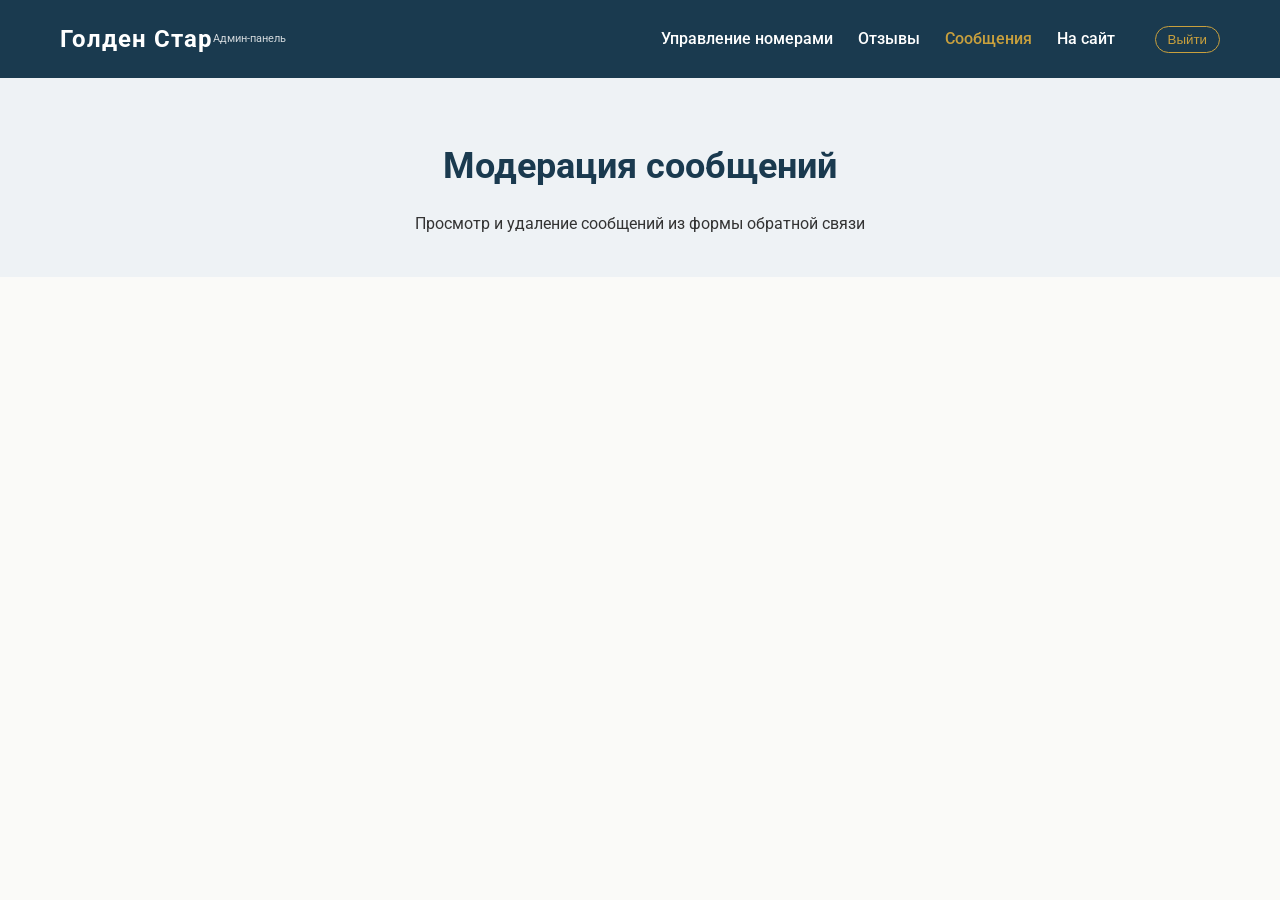
<file: admin-messages.html>
<!DOCTYPE html>
<html lang="ru">
<head>
    <meta charset="UTF-8">
    <meta name="viewport" content="width=device-width, initial-scale=1.0">
    <title>Модерация сообщений - Админ-панель</title>
    <link rel="stylesheet" href="style.css">
    <link href="https://fonts.googleapis.com/css2?family=Roboto:wght@300;400;500;700&display=swap" rel="stylesheet">
</head>
<body>
    <header class="header">
        <div class="container">
            <div class="header-inner">
                <div class="logo"><h1>Голден Стар</h1><p>Админ-панель</p></div>
                <nav class="nav">
                    <a href="admin.html" class="nav-link">Управление номерами</a>
                    <a href="admin-reviews.html" class="nav-link">Отзывы</a>
                    <a href="admin-messages.html" class="nav-link active">Сообщения</a>
                    <a href="index.html" class="nav-link">На сайт</a>
                    <div class="user-info-container" style="display: flex; align-items: center; gap: 15px;">
                        <span class="user-name" id="adminName"></span>
                        <button onclick="logout()" class="logout-btn">Выйти</button>
                    </div>
                </nav>
                <div class="mobile-menu-btn">☰</div>
            </div>
        </div>
    </header>

    <main>
        <section class="page-header">
            <div class="container"><h2>Модерация сообщений</h2><p>Просмотр и удаление сообщений из формы обратной связи</p></div>
        </section>

        <section class="messages-moderation">
            <div class="container">
                <div id="messagesList" class="messages-list"></div>
            </div>
        </section>
    </main>

    <script src="script.js"></script>
</body>
</html>
</file>
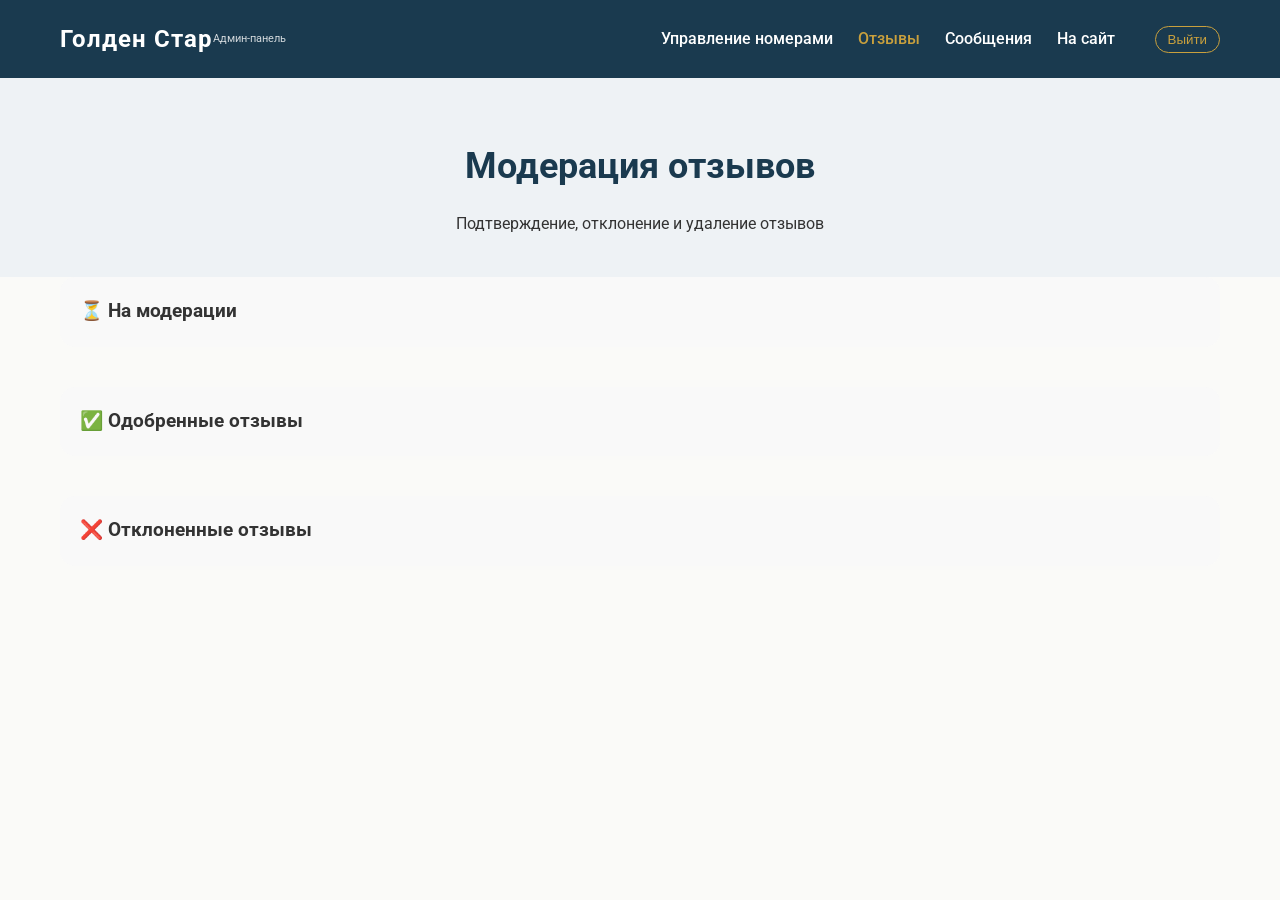
<file: admin-reviews.html>
<!DOCTYPE html>
<html lang="ru">
<head>
    <meta charset="UTF-8">
    <meta name="viewport" content="width=device-width, initial-scale=1.0">
    <title>Модерация отзывов - Админ-панель</title>
    <link rel="stylesheet" href="style.css">
    <link href="https://fonts.googleapis.com/css2?family=Roboto:wght@300;400;500;700&display=swap" rel="stylesheet">
</head>
<body>
    <header class="header">
        <div class="container">
            <div class="header-inner">
                <div class="logo"><h1>Голден Стар</h1><p>Админ-панель</p></div>
                <nav class="nav">
                    <a href="admin.html" class="nav-link">Управление номерами</a>
                    <a href="admin-reviews.html" class="nav-link active">Отзывы</a>
                    <a href="admin-messages.html" class="nav-link">Сообщения</a>
                    <a href="index.html" class="nav-link">На сайт</a>
                    <div class="user-info-container" style="display: flex; align-items: center; gap: 15px;">
                        <span class="user-name" id="adminName"></span>
                        <button onclick="logout()" class="logout-btn">Выйти</button>
                    </div>
                </nav>
                <div class="mobile-menu-btn">☰</div>
            </div>
        </div>
    </header>

    <main>
        <section class="page-header">
            <div class="container"><h2>Модерация отзывов</h2><p>Подтверждение, отклонение и удаление отзывов</p></div>
        </section>

        <section class="reviews-moderation">
            <div class="container">
                <div id="pendingReviews" class="reviews-moderation-section">
                    <h3>⏳ На модерации</h3>
                    <div id="pendingList"></div>
                </div>
                <div id="approvedReviews" class="reviews-moderation-section">
                    <h3>✅ Одобренные отзывы</h3>
                    <div id="approvedList"></div>
                </div>
                <div id="rejectedReviews" class="reviews-moderation-section">
                    <h3>❌ Отклоненные отзывы</h3>
                    <div id="rejectedList"></div>
                </div>
            </div>
        </section>
    </main>

    <script src="script.js"></script>
</body>
</html>
</file>
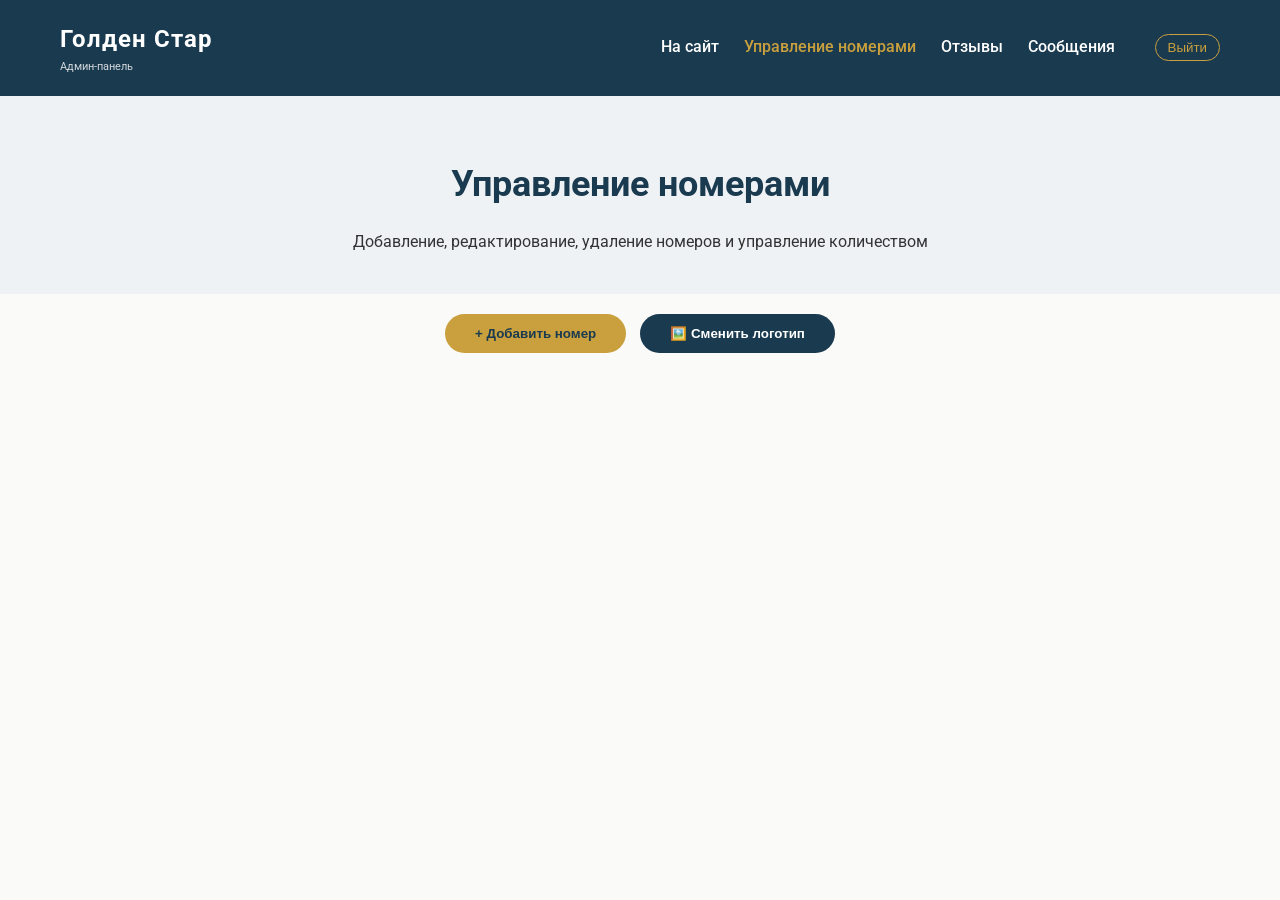
<file: admin.html>
<!DOCTYPE html>
<html lang="ru">
<head>
    <meta charset="UTF-8">
    <meta name="viewport" content="width=device-width, initial-scale=1.0">
    <title>Админ-панель - Голден Стар</title>
    <link rel="stylesheet" href="style.css">
    <link href="https://fonts.googleapis.com/css2?family=Roboto:wght@300;400;500;700&display=swap" rel="stylesheet">
</head>
<body>
    <header class="header">
    <div class="container">
        <div class="header-inner">
            <div class="logo" id="logoContainer">
                <div id="logoDisplay">
                    <h1>Голден Стар</h1>
                    <p>Админ-панель</p>
                </div>
            </div>
            <nav class="nav">
                <a href="index.html" class="nav-link">На сайт</a>
                <a href="admin.html" class="nav-link active">Управление номерами</a>
                <a href="admin-reviews.html" class="nav-link">Отзывы</a>
                <a href="admin-messages.html" class="nav-link">Сообщения</a>
                <div class="user-info-container" style="display: flex; align-items: center; gap: 15px;">
                    <span class="user-name" id="adminName"></span>
                    <button onclick="logout()" class="logout-btn">Выйти</button>
                </div>
            </nav>
            <div class="mobile-menu-btn">☰</div>
        </div>
    </div>
</header>

    <main>
        <section class="page-header">
            <div class="container"><h2>Управление номерами</h2><p>Добавление, редактирование, удаление номеров и управление количеством</p></div>
        </section>

        <section class="admin-controls">
            <div class="container">
                <button class="btn btn-primary" onclick="openAddRoomModal()">+ Добавить номер</button>
            </div>
        </section>

        <section class="rooms-list">
            <div class="container">
                <div class="rooms-grid" id="adminRoomsGrid"></div>
            </div>
        </section>
    </main>

    <!-- Модалка добавления/редактирования номера -->
    <div id="roomEditModal" class="auth-modal">
        <div class="auth-container" style="max-width: 600px;">
            <span class="auth-close" onclick="closeRoomEditModal()">&times;</span>
            <h2 id="roomEditTitle" style="color:#1a3a4f; margin-bottom:20px">Добавить номер</h2>
            <form id="roomEditForm">
                <input type="hidden" id="editRoomId">
                <input type="text" id="editRoomName" placeholder="Название номера" required style="width:100%; padding:10px; margin-bottom:10px">
                <input type="text" id="editRoomArea" placeholder="Площадь (например, 21 м²)" required style="width:100%; padding:10px; margin-bottom:10px">
                <input type="text" id="editRoomBeds" placeholder="Кровати (например, Двуспальная кровать)" required style="width:100%; padding:10px; margin-bottom:10px">
                <input type="number" id="editRoomCount" placeholder="Количество номеров данной категории" required style="width:100%; padding:10px; margin-bottom:10px">
                <input type="number" id="editRoomPrice" placeholder="Цена за ночь (₽)" required style="width:100%; padding:10px; margin-bottom:10px">
                <textarea id="editRoomDescription" placeholder="Описание номера" rows="3" style="width:100%; padding:10px; margin-bottom:10px"></textarea>
                <input type="text" id="editRoomAmenities" placeholder="Удобства (через запятую)" required style="width:100%; padding:10px; margin-bottom:10px">
                <input type="text" id="editRoomImages" placeholder="Ссылки на изображения (через запятую)" required style="width:100%; padding:10px; margin-bottom:10px">
                <button type="submit" class="btn btn-primary" style="width:100%">Сохранить</button>
            </form>
        </div>
    </div>

    <script src="script.js"></script>
</body>
</html>
</file>
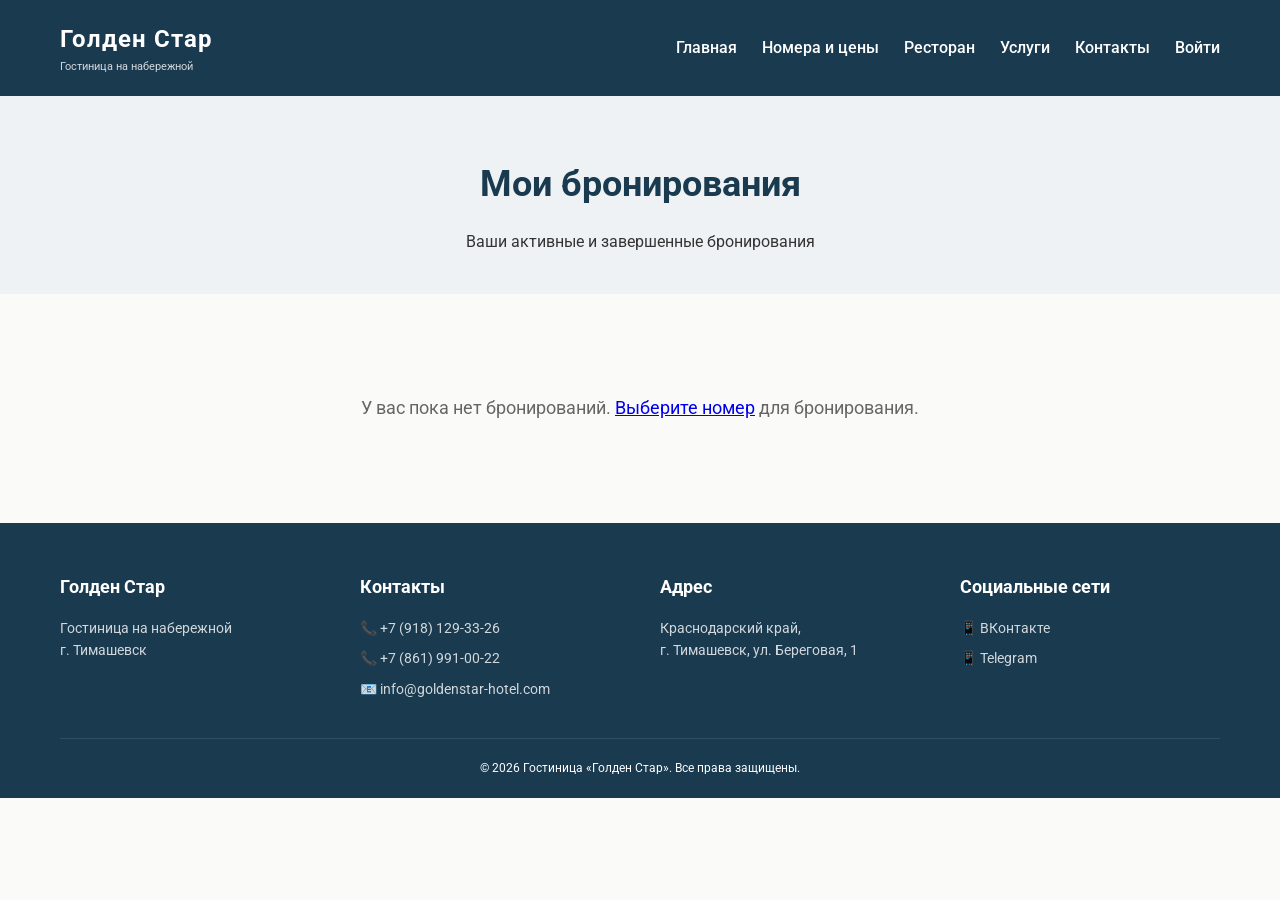
<file: booking.html>
<!DOCTYPE html>
<html lang="ru">
<head>
    <meta charset="UTF-8">
    <meta name="viewport" content="width=device-width, initial-scale=1.0">
    <title>Мои бронирования - Голден Стар</title>
    <link rel="stylesheet" href="style.css">
    <link href="https://fonts.googleapis.com/css2?family=Roboto:wght@300;400;500;700&display=swap" rel="stylesheet">
</head>
<body>
    <header class="header">
    <div class="container">
        <div class="header-inner">
            <div class="logo" id="logoContainer">
                <div id="logoDisplay">
                    <h1>Голден Стар</h1>
                    <p>Гостиница на набережной</p>
                </div>
            </div>
            <nav class="nav">
                <a href="index.html" class="nav-link">Главная</a>
                <a href="rooms.html" class="nav-link">Номера и цены</a>
                <a href="restaurant.html" class="nav-link">Ресторан</a>
                <a href="services.html" class="nav-link">Услуги</a>
                <a href="contacts.html" class="nav-link">Контакты</a>
                <div class="auth-link-container">
                    <a href="javascript:void(0)" onclick="openAuthModal()" class="nav-link">Войти</a>
                </div>
                <div class="user-info-container" style="display: none; align-items: center; gap: 15px;">
                    <a href="javascript:void(0)" onclick="openProfile()" class="user-name-link">
                        <span class="user-name"></span>
                    </a>
                    <button onclick="logout()" class="logout-btn">Выйти</button>
                </div>
            </nav>
            <div class="mobile-menu-btn">☰</div>
        </div>
    </div>
</header>

    <main>
        <section class="page-header">
            <div class="container">
                <h2>Мои бронирования</h2>
                <p>Ваши активные и завершенные бронирования</p>
            </div>
        </section>

        <section class="booking-list">
            <div class="container">
                <div id="bookingsContainer" class="bookings-list"></div>
            </div>
        </section>
    </main>

    <footer class="footer">
        <div class="container">
            <div class="footer-inner">
                <div class="footer-col"><h4>Голден Стар</h4><p>Гостиница на набережной<br>г. Тимашевск</p></div>
                <div class="footer-col"><h4>Контакты</h4><p>📞 +7 (918) 129-33-26</p><p>📞 +7 (861) 991-00-22</p><p>📧 info@goldenstar-hotel.com</p></div>
                <div class="footer-col"><h4>Адрес</h4><p>Краснодарский край,<br>г. Тимашевск, ул. Береговая, 1</p></div>
                <div class="footer-col"><h4>Социальные сети</h4><p>📱 ВКонтакте</p><p>📱 Telegram</p></div>
            </div>
            <div class="footer-bottom"><p>&copy; 2026 Гостиница «Голден Стар». Все права защищены.</p></div>
        </div>
    </footer>

    <div id="authModal" class="auth-modal">
        <div class="auth-container"><span class="auth-close" onclick="closeAuthModal()">&times;</span>
            <div class="auth-tabs"><div class="auth-tab active" onclick="switchAuthTab('login')">Вход</div><div class="auth-tab" onclick="switchAuthTab('register')">Регистрация</div></div>
            <div id="loginForm" class="auth-form active"><input type="email" id="loginEmail" placeholder="Email"><input type="password" id="loginPassword" placeholder="Пароль"><button class="btn btn-primary" onclick="login()">Войти</button></div>
            <div id="registerForm" class="auth-form"><input type="text" id="regName" placeholder="Ваше имя"><input type="email" id="regEmail" placeholder="Email"><input type="tel" id="regPhone" placeholder="Телефон"><input type="password" id="regPassword" placeholder="Пароль (мин. 4 символа)"><input type="password" id="regConfirmPassword" placeholder="Подтвердите пароль"><button class="btn btn-primary" onclick="register()">Зарегистрироваться</button></div>
        </div>
    </div>

    <div id="profileModal" class="auth-modal">
        <div class="auth-container" style="max-width: 600px;">
            <span class="auth-close" onclick="closeProfileModal()">&times;</span>
            <h2 style="color:#1a3a4f; margin-bottom:20px">Личный кабинет</h2>
            <div id="profileContent"></div>
        </div>
    </div>

    <script src="script.js"></script>
</body>
</html>
</file>
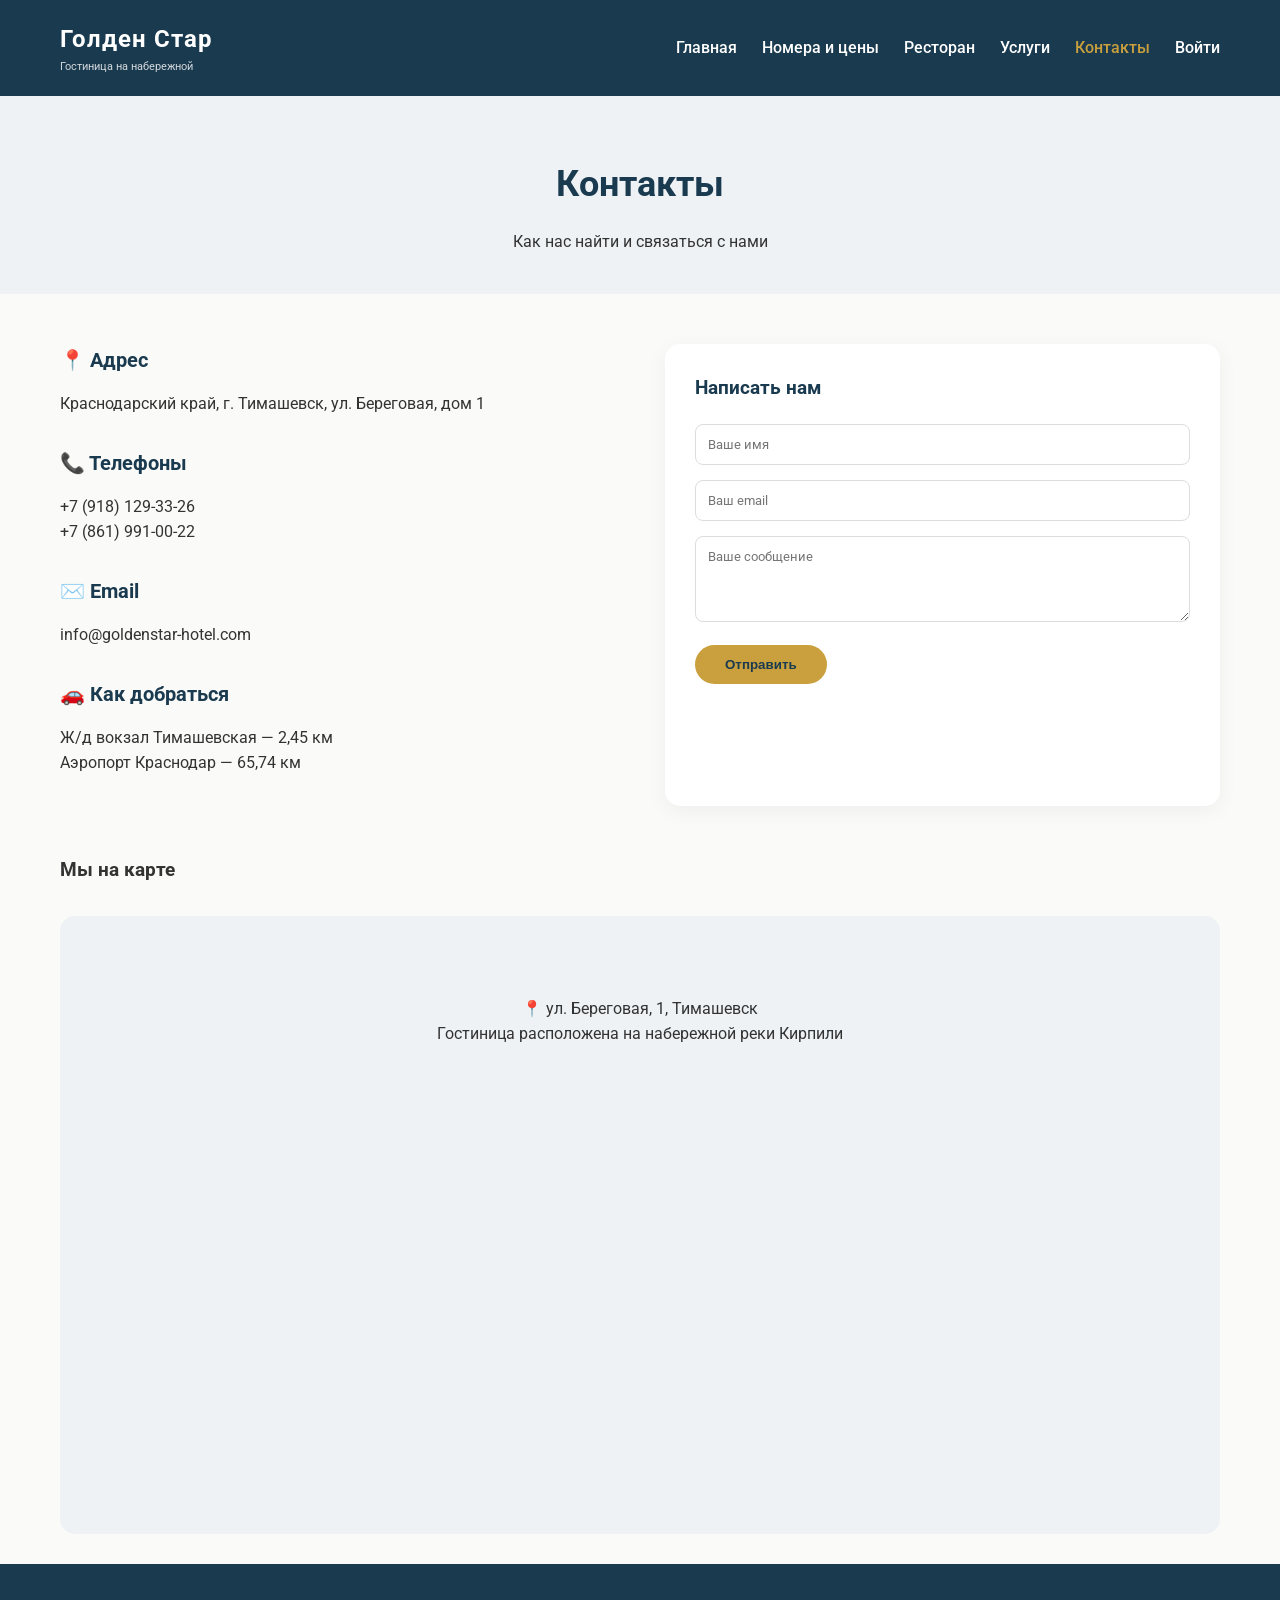
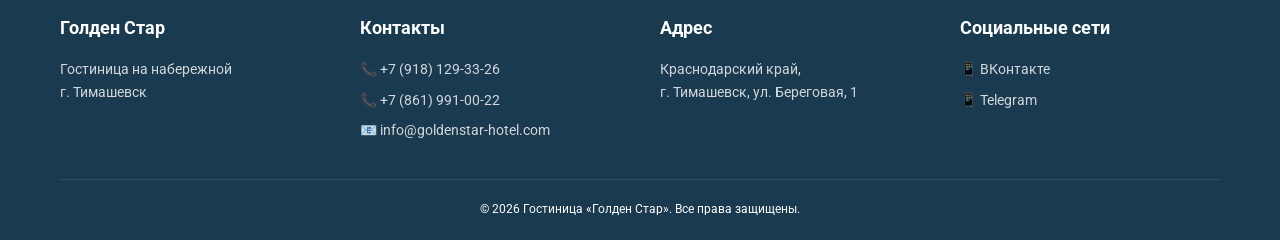
<file: contacts.html>
<!DOCTYPE html>
<html lang="ru">
<head>
    <meta charset="UTF-8">
    <meta name="viewport" content="width=device-width, initial-scale=1.0">
    <title>Контакты - Голден Стар</title>
    <link rel="stylesheet" href="style.css">
    <link href="https://fonts.googleapis.com/css2?family=Roboto:wght@300;400;500;700&display=swap" rel="stylesheet">
</head>
<body>
    <header class="header">
    <div class="container">
        <div class="header-inner">
            <div class="logo" id="logoContainer">
                <div id="logoDisplay">
                    <h1>Голден Стар</h1>
                    <p>Гостиница на набережной</p>
                </div>
            </div>
            <nav class="nav">
                <a href="index.html" class="nav-link">Главная</a>
                <a href="rooms.html" class="nav-link">Номера и цены</a>
                <a href="restaurant.html" class="nav-link">Ресторан</a>
                <a href="services.html" class="nav-link">Услуги</a>
                <a href="contacts.html" class="nav-link active">Контакты</a>
                <div class="auth-link-container">
                    <a href="javascript:void(0)" onclick="openAuthModal()" class="nav-link">Войти</a>
                </div>
                <div class="user-info-container" style="display: none; align-items: center; gap: 15px;">
                    <a href="javascript:void(0)" onclick="openProfile()" class="user-name-link">
                        <span class="user-name"></span>
                    </a>
                    <button onclick="logout()" class="logout-btn">Выйти</button>
                </div>
            </nav>
            <div class="mobile-menu-btn">☰</div>
        </div>
    </div>
</header>

    <main>
        <section class="page-header">
            <div class="container">
                <h2>Контакты</h2>
                <p>Как нас найти и связаться с нами</p>
            </div>
        </section>

        <section class="contacts-info">
            <div class="container">
                <div class="contacts-grid">
                    <div class="contacts-details">
                        <div class="contact-item">
                            <h3>📍 Адрес</h3>
                            <p>Краснодарский край, г. Тимашевск, ул. Береговая, дом 1</p>
                        </div>
                        <div class="contact-item">
                            <h3>📞 Телефоны</h3>
                            <p>+7 (918) 129-33-26</p>
                            <p>+7 (861) 991-00-22</p>
                        </div>
                        <div class="contact-item">
                            <h3>✉️ Email</h3>
                            <p>info@goldenstar-hotel.com</p>
                        </div>
                        <div class="contact-item">
                            <h3>🚗 Как добраться</h3>
                            <p>Ж/д вокзал Тимашевская — 2,45 км</p>
                            <p>Аэропорт Краснодар — 65,74 км</p>
                        </div>
                    </div>
                    <div class="contact-form">
                        <h3>Написать нам</h3>
                        <form id="contactForm">
                            <input type="text" placeholder="Ваше имя" required>
                            <input type="email" placeholder="Ваш email" required>
                            <textarea rows="4" placeholder="Ваше сообщение" required></textarea>
                            <button type="submit" class="btn btn-primary">Отправить</button>
                        </form>
                    </div>
                </div>
            </div>
        </section>

        <section class="map-section">
            <div class="container">
                <h3>Мы на карте</h3>
                <div class="map-placeholder">
                    <p>📍 ул. Береговая, 1, Тимашевск</p>
                    <p>Гостиница расположена на набережной реки Кирпили</p>
                    <iframe src="https://yandex.ru/map-widget/v1/?um=constructor%3Acda6180d0cd762fb2cc586d9e6171cd190a15dd9a54243dce55b73218b79dc57&amp;source=constructor" width="1043" height="400" frameborder="0"></iframe>
                </div>
            </div>
        </section>
    </main>

    <footer class="footer">
        <div class="container">
            <div class="footer-inner">
                <div class="footer-col">
                    <h4>Голден Стар</h4>
                    <p>Гостиница на набережной<br>г. Тимашевск</p>
                </div>
                <div class="footer-col">
                    <h4>Контакты</h4>
                    <p>📞 +7 (918) 129-33-26</p>
                    <p>📞 +7 (861) 991-00-22</p>
                    <p>📧 info@goldenstar-hotel.com</p>
                </div>
                <div class="footer-col">
                    <h4>Адрес</h4>
                    <p>Краснодарский край,<br>г. Тимашевск, ул. Береговая, 1</p>
                </div>
                <div class="footer-col">
                    <h4>Социальные сети</h4>
                    <p>📱 ВКонтакте</p>
                    <p>📱 Telegram</p>
                </div>
            </div>
            <div class="footer-bottom">
                <p>&copy; 2026 Гостиница «Голден Стар». Все права защищены.</p>
            </div>
        </div>
    </footer>

    <script src="script.js"></script>
</body>
</html>
</file>
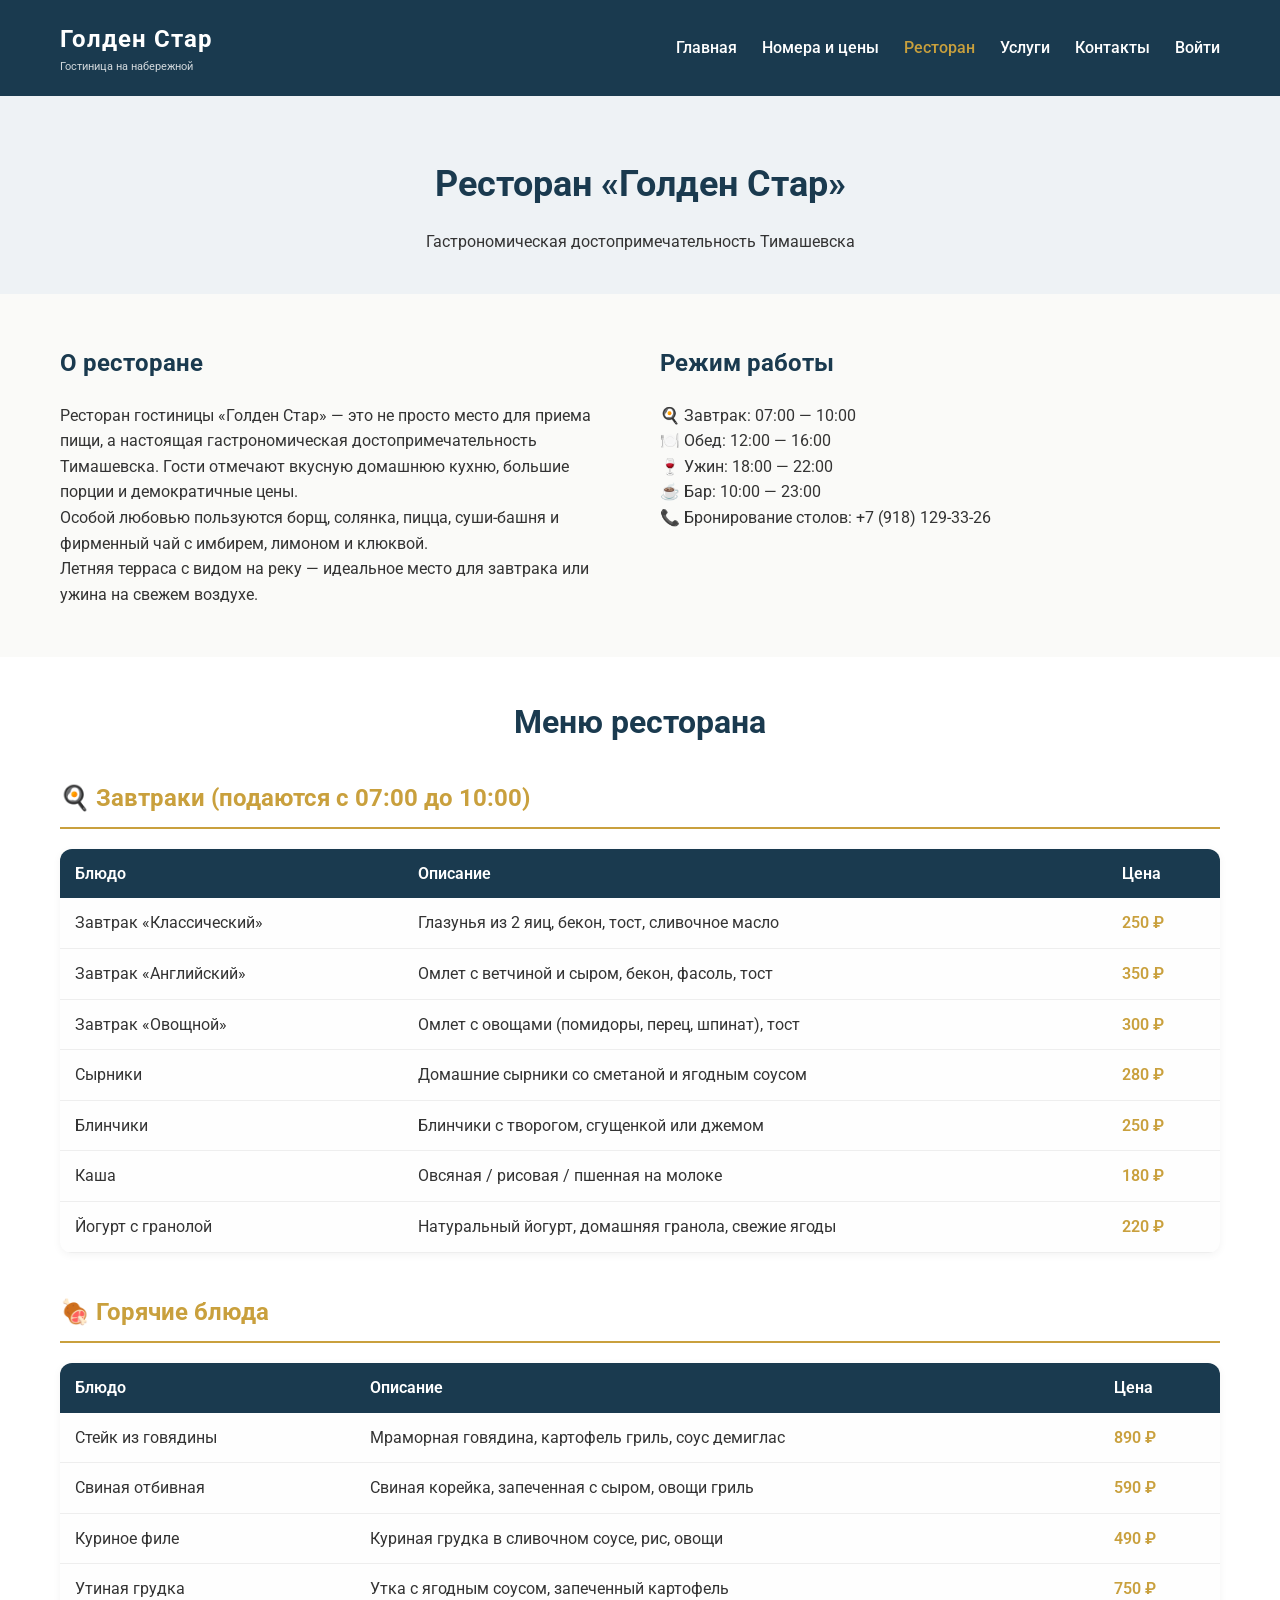
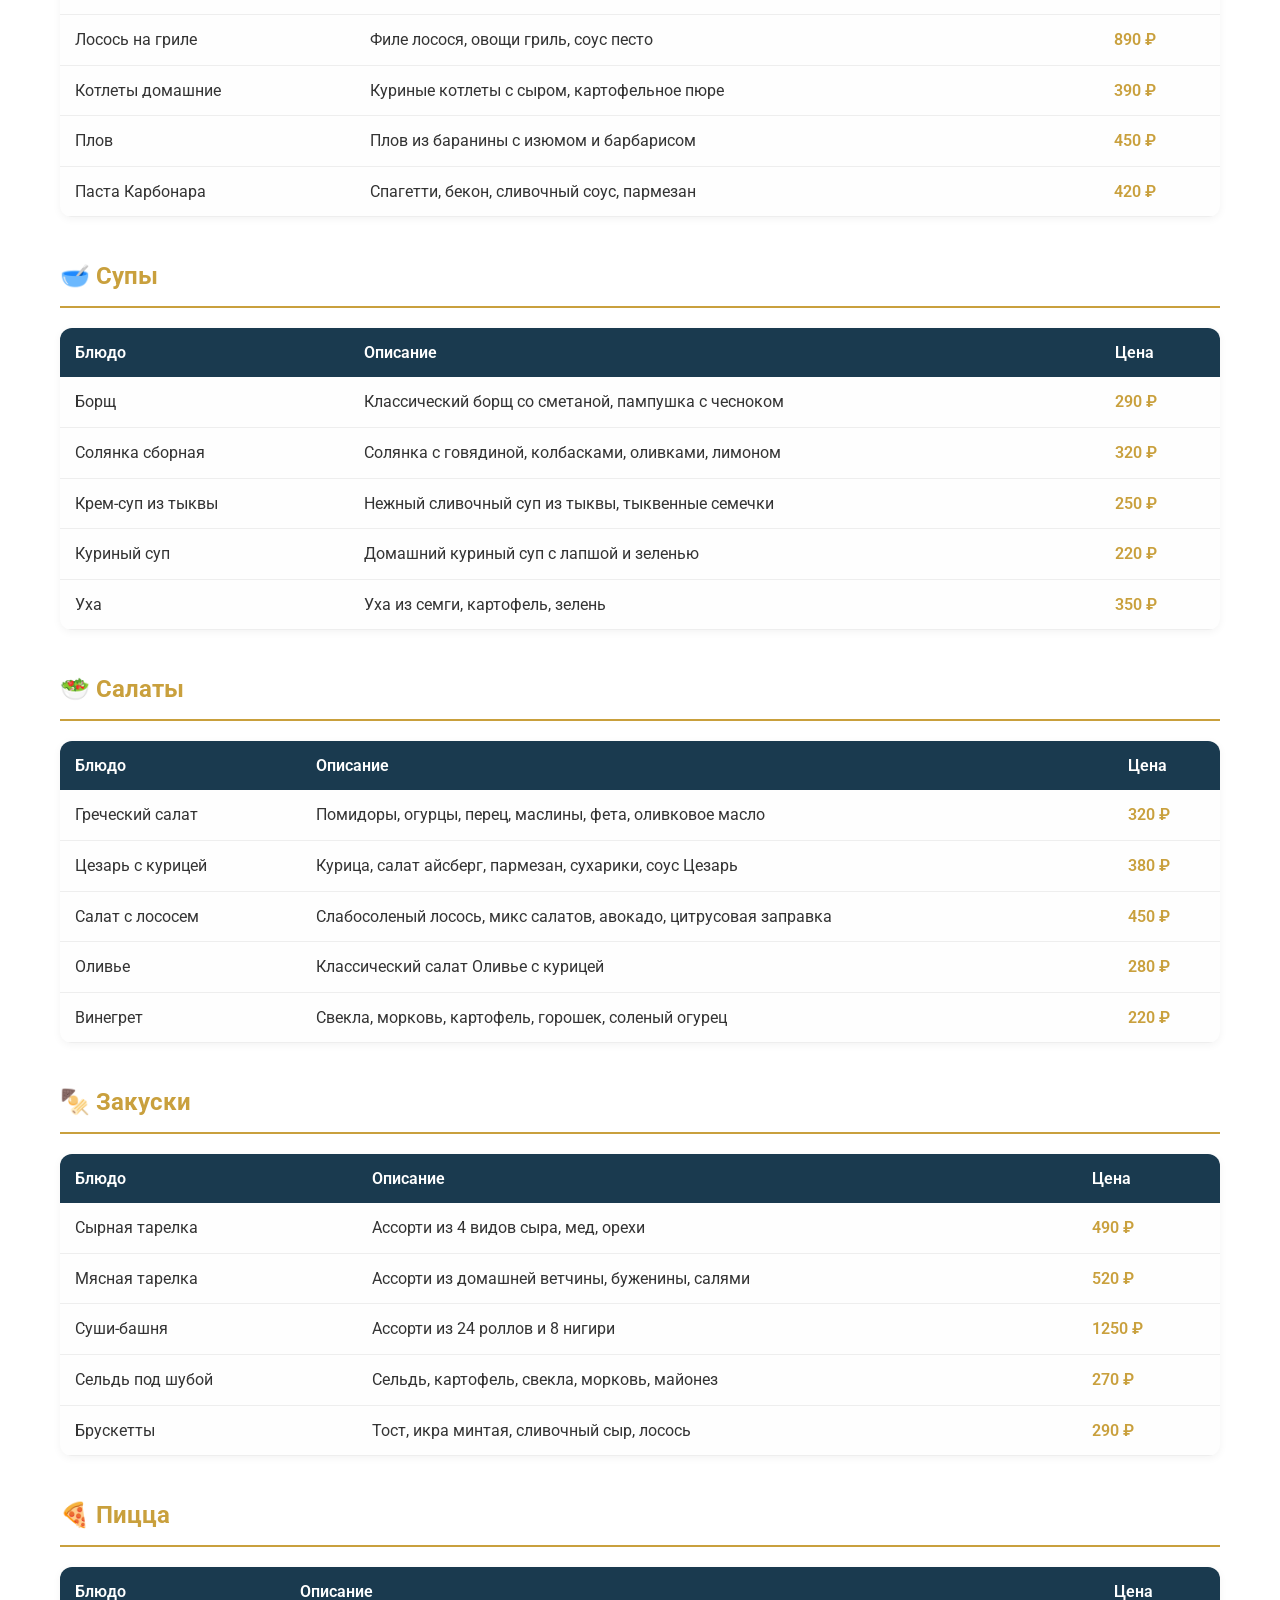
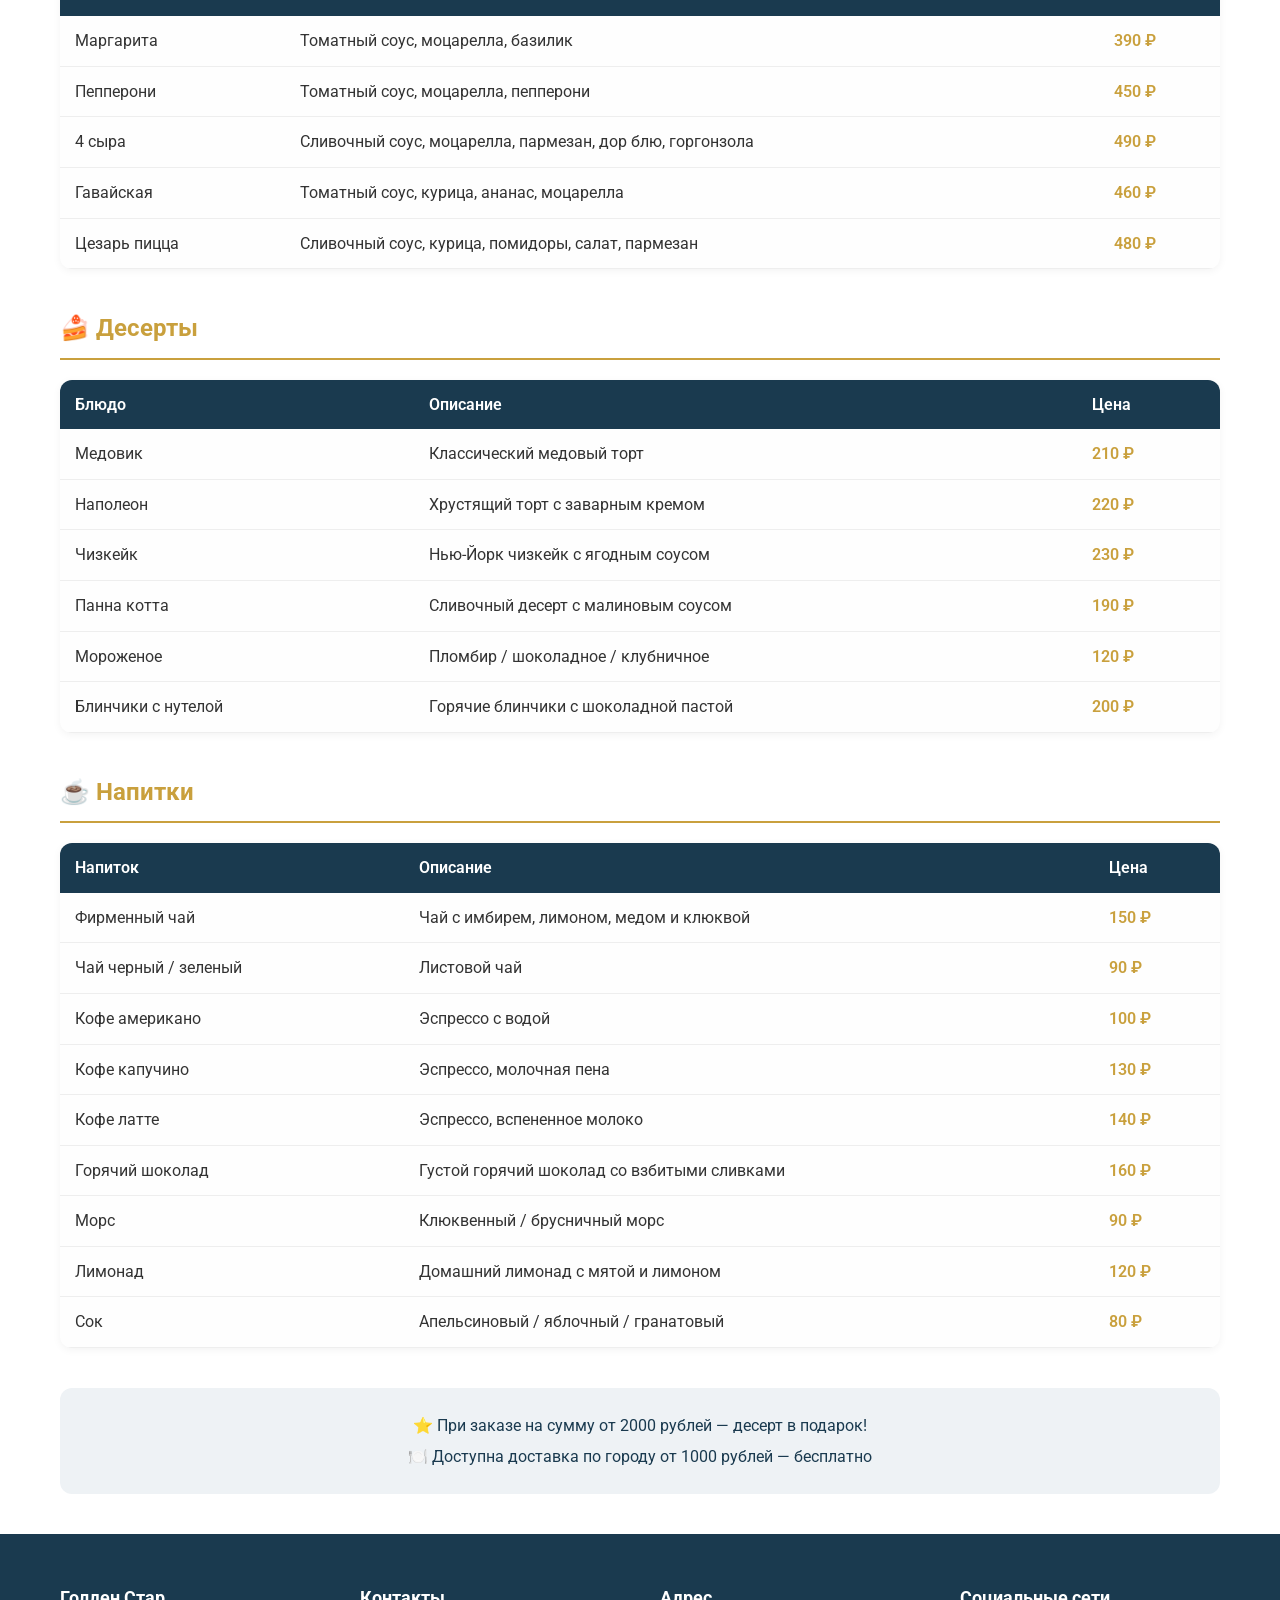
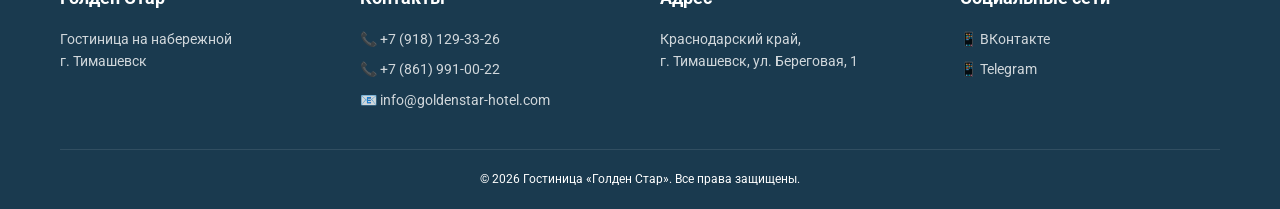
<file: restaurant.html>
<!DOCTYPE html>
<html lang="ru">
<head>
    <meta charset="UTF-8">
    <meta name="viewport" content="width=device-width, initial-scale=1.0">
    <title>Ресторан - Голден Стар</title>
    <link rel="stylesheet" href="style.css">
    <link href="https://fonts.googleapis.com/css2?family=Roboto:wght@300;400;500;700&display=swap" rel="stylesheet">
</head>
<body>
    <header class="header">
    <div class="container">
        <div class="header-inner">
            <div class="logo" id="logoContainer">
                <div id="logoDisplay">
                    <h1>Голден Стар</h1>
                    <p>Гостиница на набережной</p>
                </div>
            </div>
            <nav class="nav">
                <a href="index.html" class="nav-link">Главная</a>
                <a href="rooms.html" class="nav-link">Номера и цены</a>
                <a href="restaurant.html" class="nav-link active">Ресторан</a>
                <a href="services.html" class="nav-link">Услуги</a>
                <a href="contacts.html" class="nav-link">Контакты</a>
                <div class="auth-link-container">
                    <a href="javascript:void(0)" onclick="openAuthModal()" class="nav-link">Войти</a>
                </div>
                <div class="user-info-container" style="display: none; align-items: center; gap: 15px;">
                    <a href="javascript:void(0)" onclick="openProfile()" class="user-name-link">
                        <span class="user-name"></span>
                    </a>
                    <button onclick="logout()" class="logout-btn">Выйти</button>
                </div>
            </nav>
            <div class="mobile-menu-btn">☰</div>
        </div>
    </div>
</header>

    <main>
        <section class="page-header">
            <div class="container">
                <h2>Ресторан «Голден Стар»</h2>
                <p>Гастрономическая достопримечательность Тимашевска</p>
            </div>
        </section>

        <section class="restaurant-info">
            <div class="container">
                <div class="restaurant-grid">
                    <div class="restaurant-text">
                        <h3>О ресторане</h3>
                        <p>Ресторан гостиницы «Голден Стар» — это не просто место для приема пищи, а настоящая гастрономическая достопримечательность Тимашевска. Гости отмечают вкусную домашнюю кухню, большие порции и демократичные цены.</p>
                        <p>Особой любовью пользуются борщ, солянка, пицца, суши-башня и фирменный чай с имбирем, лимоном и клюквой.</p>
                        <p>Летняя терраса с видом на реку — идеальное место для завтрака или ужина на свежем воздухе.</p>
                    </div>
                    <div class="restaurant-features">
                        <h3>Режим работы</h3>
                        <p>🍳 Завтрак: 07:00 — 10:00</p>
                        <p>🍽️ Обед: 12:00 — 16:00</p>
                        <p>🍷 Ужин: 18:00 — 22:00</p>
                        <p>☕ Бар: 10:00 — 23:00</p>
                        <p>📞 Бронирование столов: +7 (918) 129-33-26</p>
                    </div>
                </div>
            </div>
        </section>

        <!-- Меню в виде таблицы -->
        <section class="menu-section">
            <div class="container">
                <h3>Меню ресторана</h3>
                
                <!-- Завтраки -->
                <div class="menu-category">
                    <h4>🍳 Завтраки (подаются с 07:00 до 10:00)</h4>
                    <table class="menu-table">
                        <thead>
                            <tr><th>Блюдо</th><th>Описание</th><th>Цена</th></tr>
                        </thead>
                        <tbody>
                            <tr><td>Завтрак «Классический»</td><td>Глазунья из 2 яиц, бекон, тост, сливочное масло</td><td>250 ₽</td></tr>
                            <tr><td>Завтрак «Английский»</td><td>Омлет с ветчиной и сыром, бекон, фасоль, тост</td><td>350 ₽</td></tr>
                            <tr><td>Завтрак «Овощной»</td><td>Омлет с овощами (помидоры, перец, шпинат), тост</td><td>300 ₽</td></tr>
                            <tr><td>Сырники</td><td>Домашние сырники со сметаной и ягодным соусом</td><td>280 ₽</td></tr>
                            <tr><td>Блинчики</td><td>Блинчики с творогом, сгущенкой или джемом</td><td>250 ₽</td></tr>
                            <tr><td>Каша</td><td>Овсяная / рисовая / пшенная на молоке</td><td>180 ₽</td></tr>
                            <tr><td>Йогурт с гранолой</td><td>Натуральный йогурт, домашняя гранола, свежие ягоды</td><td>220 ₽</td></tr>
                        </tbody>
                    </table>
                </div>

                <!-- Горячие блюда -->
                <div class="menu-category">
                    <h4>🍖 Горячие блюда</h4>
                    <table class="menu-table">
                        <thead><tr><th>Блюдо</th><th>Описание</th><th>Цена</th></tr></thead>
                        <tbody>
                            <tr><td>Стейк из говядины</td><td>Мраморная говядина, картофель гриль, соус демиглас</td><td>890 ₽</td></tr>
                            <tr><td>Свиная отбивная</td><td>Свиная корейка, запеченная с сыром, овощи гриль</td><td>590 ₽</td></tr>
                            <tr><td>Куриное филе</td><td>Куриная грудка в сливочном соусе, рис, овощи</td><td>490 ₽</td></tr>
                            <tr><td>Утиная грудка</td><td>Утка с ягодным соусом, запеченный картофель</td><td>750 ₽</td></tr>
                            <tr><td>Лосось на гриле</td><td>Филе лосося, овощи гриль, соус песто</td><td>890 ₽</td></tr>
                            <tr><td>Котлеты домашние</td><td>Куриные котлеты с сыром, картофельное пюре</td><td>390 ₽</td></tr>
                            <tr><td>Плов</td><td>Плов из баранины с изюмом и барбарисом</td><td>450 ₽</td></tr>
                            <tr><td>Паста Карбонара</td><td>Спагетти, бекон, сливочный соус, пармезан</td><td>420 ₽</td></tr>
                        </tbody>
                    </table>
                </div>

                <!-- Супы -->
                <div class="menu-category">
                    <h4>🥣 Супы</h4>
                    <table class="menu-table">
                        <thead><tr><th>Блюдо</th><th>Описание</th><th>Цена</th></tr></thead>
                        <tbody>
                            <tr><td>Борщ</td><td>Классический борщ со сметаной, пампушка с чесноком</td><td>290 ₽</td></tr>
                            <tr><td>Солянка сборная</td><td>Солянка с говядиной, колбасками, оливками, лимоном</td><td>320 ₽</td></tr>
                            <tr><td>Крем-суп из тыквы</td><td>Нежный сливочный суп из тыквы, тыквенные семечки</td><td>250 ₽</td></tr>
                            <tr><td>Куриный суп</td><td>Домашний куриный суп с лапшой и зеленью</td><td>220 ₽</td></tr>
                            <tr><td>Уха</td><td>Уха из семги, картофель, зелень</td><td>350 ₽</td></tr>
                        </tbody>
                    </table>
                </div>

                <!-- Салаты -->
                <div class="menu-category">
                    <h4>🥗 Салаты</h4>
                    <table class="menu-table">
                        <thead><tr><th>Блюдо</th><th>Описание</th><th>Цена</th></tr></thead>
                        <tbody>
                            <tr><td>Греческий салат</td><td>Помидоры, огурцы, перец, маслины, фета, оливковое масло</td><td>320 ₽</td></tr>
                            <tr><td>Цезарь с курицей</td><td>Курица, салат айсберг, пармезан, сухарики, соус Цезарь</td><td>380 ₽</td></tr>
                            <tr><td>Салат с лососем</td><td>Слабосоленый лосось, микс салатов, авокадо, цитрусовая заправка</td><td>450 ₽</td></tr>
                            <tr><td>Оливье</td><td>Классический салат Оливье с курицей</td><td>280 ₽</td></tr>
                            <tr><td>Винегрет</td><td>Свекла, морковь, картофель, горошек, соленый огурец</td><td>220 ₽</td></tr>
                        </tbody>
                    </table>
                </div>

                <!-- Закуски -->
                <div class="menu-category">
                    <h4>🍢 Закуски</h4>
                    <table class="menu-table">
                        <thead><tr><th>Блюдо</th><th>Описание</th><th>Цена</th></tr></thead>
                        <tbody>
                            <tr><td>Сырная тарелка</td><td>Ассорти из 4 видов сыра, мед, орехи</td><td>490 ₽</td></tr>
                            <tr><td>Мясная тарелка</td><td>Ассорти из домашней ветчины, буженины, салями</td><td>520 ₽</td></tr>
                            <tr><td>Суши-башня</td><td>Ассорти из 24 роллов и 8 нигири</td><td>1250 ₽</td></tr>
                            <tr><td>Сельдь под шубой</td><td>Сельдь, картофель, свекла, морковь, майонез</td><td>270 ₽</td></tr>
                            <tr><td>Брускетты</td><td>Тост, икра минтая, сливочный сыр, лосось</td><td>290 ₽</td></tr>
                        </tbody>
                    </table>
                </div>

                <!-- Пицца -->
                <div class="menu-category">
                    <h4>🍕 Пицца</h4>
                    <table class="menu-table">
                        <thead><tr><th>Блюдо</th><th>Описание</th><th>Цена</th></tr></thead>
                        <tbody>
                            <tr><td>Маргарита</td><td>Томатный соус, моцарелла, базилик</td><td>390 ₽</td></tr>
                            <tr><td>Пепперони</td><td>Томатный соус, моцарелла, пепперони</td><td>450 ₽</td></tr>
                            <tr><td>4 сыра</td><td>Сливочный соус, моцарелла, пармезан, дор блю, горгонзола</td><td>490 ₽</td></tr>
                            <tr><td>Гавайская</td><td>Томатный соус, курица, ананас, моцарелла</td><td>460 ₽</td></tr>
                            <tr><td>Цезарь пицца</td><td>Сливочный соус, курица, помидоры, салат, пармезан</td><td>480 ₽</td></tr>
                        </tbody>
                    </table>
                </div>

                <!-- Десерты -->
                <div class="menu-category">
                    <h4>🍰 Десерты</h4>
                    <table class="menu-table">
                        <thead><tr><th>Блюдо</th><th>Описание</th><th>Цена</th></tr></thead>
                        <tbody>
                            <tr><td>Медовик</td><td>Классический медовый торт</td><td>210 ₽</td></tr>
                            <tr><td>Наполеон</td><td>Хрустящий торт с заварным кремом</td><td>220 ₽</td></tr>
                            <tr><td>Чизкейк</td><td>Нью-Йорк чизкейк с ягодным соусом</td><td>230 ₽</td></tr>
                            <tr><td>Панна котта</td><td>Сливочный десерт с малиновым соусом</td><td>190 ₽</td></tr>
                            <tr><td>Мороженое</td><td>Пломбир / шоколадное / клубничное</td><td>120 ₽</td></tr>
                            <tr><td>Блинчики с нутелой</td><td>Горячие блинчики с шоколадной пастой</td><td>200 ₽</td></tr>
                        </tbody>
                    </table>
                </div>

                <!-- Напитки -->
                <div class="menu-category">
                    <h4>☕ Напитки</h4>
                    <table class="menu-table">
                        <thead><tr><th>Напиток</th><th>Описание</th><th>Цена</th></tr></thead>
                        <tbody>
                            <tr><td>Фирменный чай</td><td>Чай с имбирем, лимоном, медом и клюквой</td><td>150 ₽</td></tr>
                            <tr><td>Чай черный / зеленый</td><td>Листовой чай</td><td>90 ₽</td></tr>
                            <tr><td>Кофе американо</td><td>Эспрессо с водой</td><td>100 ₽</td></tr>
                            <tr><td>Кофе капучино</td><td>Эспрессо, молочная пена</td><td>130 ₽</td></tr>
                            <tr><td>Кофе латте</td><td>Эспрессо, вспененное молоко</td><td>140 ₽</td></tr>
                            <tr><td>Горячий шоколад</td><td>Густой горячий шоколад со взбитыми сливками</td><td>160 ₽</td></tr>
                            <tr><td>Морс</td><td>Клюквенный / брусничный морс</td><td>90 ₽</td></tr>
                            <tr><td>Лимонад</td><td>Домашний лимонад с мятой и лимоном</td><td>120 ₽</td></tr>
                            <tr><td>Сок</td><td>Апельсиновый / яблочный / гранатовый</td><td>80 ₽</td></tr>
                        </tbody>
                    </table>
                </div>

                <div class="menu-note">
                    <p>⭐ При заказе на сумму от 2000 рублей — десерт в подарок!</p>
                    <p>🍽️ Доступна доставка по городу от 1000 рублей — бесплатно</p>
                </div>
            </div>
        </section>
    </main>

    <footer class="footer">
        <div class="container">
            <div class="footer-inner">
                <div class="footer-col"><h4>Голден Стар</h4><p>Гостиница на набережной<br>г. Тимашевск</p></div>
                <div class="footer-col"><h4>Контакты</h4><p>📞 +7 (918) 129-33-26</p><p>📞 +7 (861) 991-00-22</p><p>📧 info@goldenstar-hotel.com</p></div>
                <div class="footer-col"><h4>Адрес</h4><p>Краснодарский край,<br>г. Тимашевск, ул. Береговая, 1</p></div>
                <div class="footer-col"><h4>Социальные сети</h4><p>📱 ВКонтакте</p><p>📱 Telegram</p></div>
            </div>
            <div class="footer-bottom"><p>&copy; 2026 Гостиница «Голден Стар». Все права защищены.</p></div>
        </div>
    </footer>

    <div id="authModal" class="auth-modal">
        <div class="auth-container"><span class="auth-close" onclick="closeAuthModal()">&times;</span>
            <div class="auth-tabs"><div class="auth-tab active" onclick="switchAuthTab('login')">Вход</div><div class="auth-tab" onclick="switchAuthTab('register')">Регистрация</div></div>
            <div id="loginForm" class="auth-form active"><input type="email" id="loginEmail" placeholder="Email"><input type="password" id="loginPassword" placeholder="Пароль"><button class="btn btn-primary" onclick="login()">Войти</button></div>
            <div id="registerForm" class="auth-form"><input type="text" id="regName" placeholder="Ваше имя"><input type="email" id="regEmail" placeholder="Email"><input type="tel" id="regPhone" placeholder="Телефон"><input type="password" id="regPassword" placeholder="Пароль (мин. 4 символа)"><input type="password" id="regConfirmPassword" placeholder="Подтвердите пароль"><button class="btn btn-primary" onclick="register()">Зарегистрироваться</button></div>
        </div>
    </div>

    <div id="profileModal" class="auth-modal">
        <div class="auth-container" style="max-width: 600px;">
            <span class="auth-close" onclick="closeProfileModal()">&times;</span>
            <h2 style="color:#1a3a4f; margin-bottom:20px">Личный кабинет</h2>
            <div id="profileContent"></div>
        </div>
    </div>

    <script src="script.js"></script>
</body>
</html>
</file>
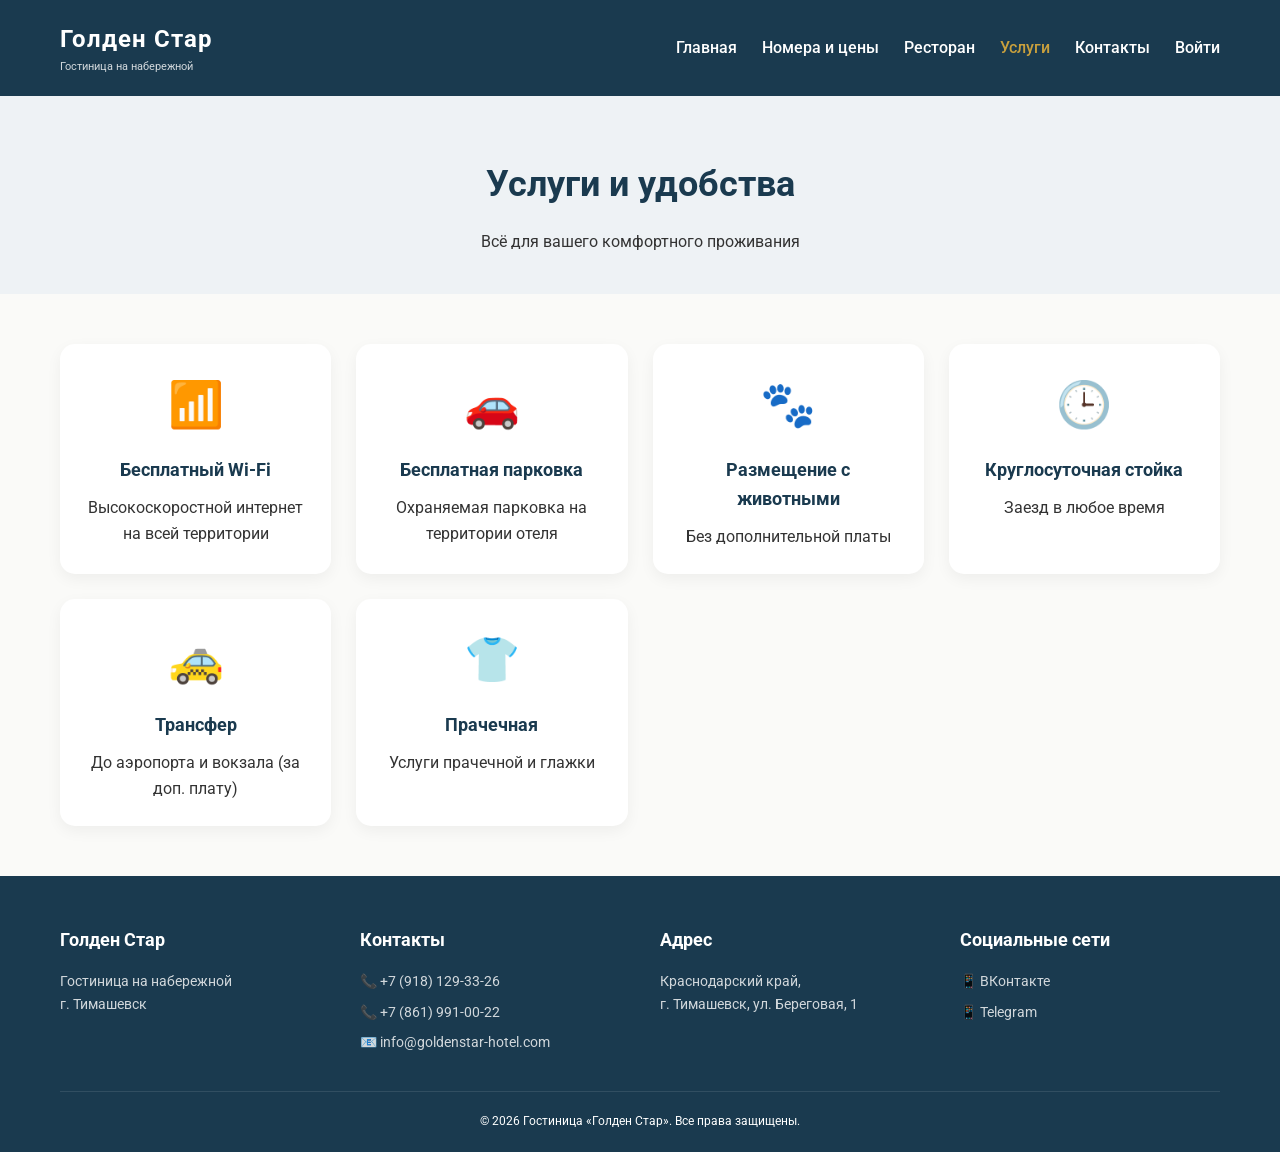
<file: services.html>
<!DOCTYPE html>
<html lang="ru">
<head>
    <meta charset="UTF-8">
    <meta name="viewport" content="width=device-width, initial-scale=1.0">
    <title>Услуги - Голден Стар</title>
    <link rel="stylesheet" href="style.css">
    <link href="https://fonts.googleapis.com/css2?family=Roboto:wght@300;400;500;700&display=swap" rel="stylesheet">
</head>
<body>
    <header class="header">
    <div class="container">
        <div class="header-inner">
            <div class="logo" id="logoContainer">
                <div id="logoDisplay">
                    <h1>Голден Стар</h1>
                    <p>Гостиница на набережной</p>
                </div>
            </div>
            <nav class="nav">
                <a href="index.html" class="nav-link">Главная</a>
                <a href="rooms.html" class="nav-link">Номера и цены</a>
                <a href="restaurant.html" class="nav-link">Ресторан</a>
                <a href="services.html" class="nav-link active">Услуги</a>
                <a href="contacts.html" class="nav-link">Контакты</a>
                <div class="auth-link-container">
                    <a href="javascript:void(0)" onclick="openAuthModal()" class="nav-link">Войти</a>
                </div>
                <div class="user-info-container" style="display: none; align-items: center; gap: 15px;">
                    <a href="javascript:void(0)" onclick="openProfile()" class="user-name-link">
                        <span class="user-name"></span>
                    </a>
                    <button onclick="logout()" class="logout-btn">Выйти</button>
                </div>
            </nav>
            <div class="mobile-menu-btn">☰</div>
        </div>
    </div>
</header>

    <main>
        <section class="page-header">
            <div class="container">
                <h2>Услуги и удобства</h2>
                <p>Всё для вашего комфортного проживания</p>
            </div>
        </section>

        <section class="services-list">
            <div class="container">
                <div class="services-grid" id="servicesGrid"></div>
            </div>
        </section>
    </main>

    <footer class="footer">
        <div class="container">
            <div class="footer-inner">
                <div class="footer-col">
                    <h4>Голден Стар</h4>
                    <p>Гостиница на набережной<br>г. Тимашевск</p>
                </div>
                <div class="footer-col">
                    <h4>Контакты</h4>
                    <p>📞 +7 (918) 129-33-26</p>
                    <p>📞 +7 (861) 991-00-22</p>
                    <p>📧 info@goldenstar-hotel.com</p>
                </div>
                <div class="footer-col">
                    <h4>Адрес</h4>
                    <p>Краснодарский край,<br>г. Тимашевск, ул. Береговая, 1</p>
                </div>
                <div class="footer-col">
                    <h4>Социальные сети</h4>
                    <p>📱 ВКонтакте</p>
                    <p>📱 Telegram</p>
                </div>
            </div>
            <div class="footer-bottom">
                <p>&copy; 2026 Гостиница «Голден Стар». Все права защищены.</p>
            </div>
        </div>
    </footer>

    <script src="script.js"></script>
</body>
</html>
</file>
<file: style.css>
* {
    margin: 0;
    padding: 0;
    box-sizing: border-box;
}

body {
    font-family: 'Roboto', sans-serif;
    line-height: 1.6;
    color: #333;
    background-color: #fafaf8;
}

.container {
    max-width: 1200px;
    margin: 0 auto;
    padding: 0 20px;
}

/* Header */
.header {
    background-color: #1a3a4f;
    color: white;
    padding: 20px 0;
    position: sticky;
    top: 0;
    z-index: 1000;
}

.header-inner {
    display: flex;
    justify-content: space-between;
    align-items: center;
    flex-wrap: wrap;
}

.logo h1 {
    font-size: 28px;
    font-weight: 700;
    letter-spacing: 1px;
}

.logo p {
    font-size: 12px;
    opacity: 0.8;
}

.nav {
    display: flex;
    gap: 25px;
}

.nav-link {
    color: white;
    text-decoration: none;
    font-weight: 500;
    transition: color 0.3s;
}

.nav-link:hover,
.nav-link.active {
    color: #c9a03d;
}

.booking-link {
    background-color: #c9a03d;
    padding: 8px 16px;
    border-radius: 25px;
    color: #1a3a4f;
}

.booking-link:hover {
    background-color: #b8902e;
    color: #1a3a4f;
}

.mobile-menu-btn {
    display: none;
    font-size: 28px;
    cursor: pointer;
}

/* Hero */
.hero {
    background: linear-gradient(rgba(0,0,0,0.5), rgba(0,0,0,0.5)), url('rooms/1040763.webp');
    background-size:cover;
    background-clip: border-box;
    height: 500px;
    display: flex;
    align-items: center;
    justify-content: center;
    text-align: center;
    color: white;
}

.hero-content h2 {
    font-size: 48px;
    margin-bottom: 20px;
}

.hero-content p {
    font-size: 20px;
    margin-bottom: 30px;
}

/* Buttons */
.btn {
    display: inline-block;
    padding: 12px 30px;
    text-decoration: none;
    border-radius: 30px;
    font-weight: 600;
    transition: all 0.3s;
    cursor: pointer;
    border: none;
}

.btn-primary {
    background-color: #c9a03d;
    color: #1a3a4f;
}

.btn-primary:hover {
    background-color: #b8902e;
    transform: translateY(-2px);
}

.btn-secondary {
    background-color: #1a3a4f;
    color: white;
}

.btn-secondary:hover {
    background-color: #2c5a6e;
}

/* Quick Booking */
.quick-booking {
    background-color: white;
    padding: 40px 0;
    margin-top: -60px;
    border-radius: 20px;
    box-shadow: 0 10px 30px rgba(0,0,0,0.1);
    max-width: 900px;
    margin-left: auto;
    margin-right: auto;
    position: relative;
    z-index: 10;
}

.quick-booking h3 {
    text-align: center;
    margin-bottom: 25px;
    color: #1a3a4f;
    font-size: 28px;
}

.booking-form {
    display: flex;
    justify-content: center;
    gap: 20px;
    flex-wrap: wrap;
    padding: 0 20px;
}

.form-group {
    display: flex;
    flex-direction: column;
    gap: 5px;
}

.form-group label {
    font-weight: 500;
    font-size: 14px;
}

.form-group input {
    padding: 10px;
    border: 1px solid #ddd;
    border-radius: 8px;
    font-size: 16px;
}

/* Advantages */
.advantages {
    padding: 60px 0;
    text-align: center;
}

.advantages h3 {
    font-size: 32px;
    margin-bottom: 40px;
    color: #1a3a4f;
}

.advantages-grid {
    display: grid;
    grid-template-columns: repeat(auto-fit, minmax(300px, 1fr));
    gap: 30px;
}

.advantage-card {
    background: white;
    padding: 30px;
    border-radius: 15px;
    box-shadow: 0 5px 20px rgba(0,0,0,0.05);
    transition: transform 0.3s;
}

.advantage-card:hover {
    transform: translateY(-5px);
}

.advantage-icon {
    font-size: 48px;
    margin-bottom: 15px;
}

.advantage-card h4 {
    font-size: 20px;
    margin-bottom: 10px;
    color: #1a3a4f;
}

/* Reviews */
.reviews {
    background-color: #eef2f5;
    padding: 60px 0;
    text-align: center;
}

.reviews h3 {
    font-size: 32px;
    margin-bottom: 40px;
    color: #1a3a4f;
}

.reviews-slider {
    display: grid;
    grid-template-columns: repeat(auto-fit, minmax(300px, 1fr));
    gap: 30px;
}

.review-card {
    background: white;
    padding: 25px;
    border-radius: 15px;
    text-align: left;
}

.review-text {
    font-style: italic;
    margin-bottom: 15px;
    color: #555;
}

.review-author {
    color: #c9a03d;
    font-weight: 500;
}

/* Footer */
.footer {
    background-color: #1a3a4f;
    color: white;
    padding: 50px 0 20px;
}

.footer-inner {
    display: grid;
    grid-template-columns: repeat(auto-fit, minmax(200px, 1fr));
    gap: 40px;
    margin-bottom: 30px;
}

.footer-col h4 {
    margin-bottom: 15px;
    font-size: 18px;
}

.footer-col p {
    opacity: 0.8;
    font-size: 14px;
    margin-bottom: 8px;
}

.footer-bottom {
    text-align: center;
    padding-top: 20px;
    border-top: 1px solid rgba(255,255,255,0.1);
    font-size: 12px;
}

/* Page Header */
.page-header {
    background-color: #eef2f5;
    padding: 60px 0 40px;
    text-align: center;
}

.page-header h2 {
    font-size: 36px;
    color: #1a3a4f;
    margin-bottom: 15px;
}

/* Rooms */
.rooms-grid {
    display: grid;
    grid-template-columns: repeat(auto-fit, minmax(350px, 1fr));
    gap: 30px;
    padding: 50px 0;
}

.room-card {
    background: white;
    border-radius: 15px;
    overflow: hidden;
    box-shadow: 0 5px 20px rgba(0,0,0,0.1);
}

.room-image {
    background-color: #c9a03d;
    height: 200px;
    display: flex;
    align-items: center;
    justify-content: center;
    font-size: 60px;
}

.room-info {
    padding: 20px;
}

.room-info h3 {
    font-size: 22px;
    margin-bottom: 10px;
    color: #1a3a4f;
}

.room-details {
    display: flex;
    gap: 15px;
    margin-bottom: 15px;
    font-size: 14px;
    color: #666;
}

.room-price {
    font-size: 24px;
    font-weight: 700;
    color: #c9a03d;
    margin-bottom: 15px;
}

.room-btn {
    background-color: #1a3a4f;
    color: white;
    border: none;
    padding: 10px 20px;
    border-radius: 25px;
    cursor: pointer;
    width: 100%;
    font-size: 16px;
    font-weight: 500;
    transition: background-color 0.3s;
}

.room-btn:hover {
    background-color: #c9a03d;
    color: #1a3a4f;
}

/* Services Grid */
.services-grid {
    display: grid;
    grid-template-columns: repeat(auto-fit, minmax(250px, 1fr));
    gap: 25px;
    padding: 50px 0;
}

.service-card {
    background: white;
    padding: 25px;
    border-radius: 15px;
    text-align: center;
    box-shadow: 0 5px 15px rgba(0,0,0,0.05);
}

.service-icon {
    font-size: 45px;
    margin-bottom: 15px;
}

.service-card h4 {
    font-size: 18px;
    margin-bottom: 10px;
    color: #1a3a4f;
}

/* Restaurant */
.restaurant-grid {
    display: grid;
    grid-template-columns: 1fr 1fr;
    gap: 40px;
    padding: 50px 0;
}

.restaurant-text h3,
.restaurant-features h3 {
    font-size: 24px;
    margin-bottom: 20px;
    color: #1a3a4f;
}

.restaurant-features ul {
    margin-top: 15px;
    list-style: none;
}

.restaurant-features li {
    padding: 8px 0;
    border-bottom: 1px solid #eee;
}

.dishes-grid {
    display: grid;
    grid-template-columns: repeat(auto-fit, minmax(120px, 1fr));
    gap: 20px;
    padding: 30px 0;
}

.dish-card {
    background: white;
    padding: 20px;
    text-align: center;
    border-radius: 10px;
    box-shadow: 0 3px 10px rgba(0,0,0,0.1);
    font-size: 18px;
}

/* Contacts */
.contacts-grid {
    display: grid;
    grid-template-columns: 1fr 1fr;
    gap: 50px;
    padding: 50px 0;
}

.contact-item {
    margin-bottom: 30px;
}

.contact-item h3 {
    font-size: 20px;
    margin-bottom: 15px;
    color: #1a3a4f;
}

.contact-form {
    background: white;
    padding: 30px;
    border-radius: 15px;
    box-shadow: 0 5px 20px rgba(0,0,0,0.05);
}

.contact-form h3 {
    margin-bottom: 20px;
    color: #1a3a4f;
}

.contact-form input,
.contact-form textarea {
    width: 100%;
    padding: 12px;
    margin-bottom: 15px;
    border: 1px solid #ddd;
    border-radius: 8px;
    font-family: inherit;
}

.map-placeholder {
    background-color: #eef2f5;
    padding: 80px;
    text-align: center;
    border-radius: 15px;
    margin: 30px 0;
}

/* Bookings */
.bookings-list {
    padding: 50px 0;
}

.booking-item {
    background: white;
    padding: 20px;
    border-radius: 10px;
    margin-bottom: 20px;
    box-shadow: 0 2px 10px rgba(0,0,0,0.05);
    display: flex;
    justify-content: space-between;
    align-items: center;
    flex-wrap: wrap;
}

.booking-info h4 {
    margin-bottom: 10px;
    color: #1a3a4f;
}

.booking-status {
    background-color: #c9a03d;
    padding: 5px 15px;
    border-radius: 20px;
    color: #1a3a4f;
    font-weight: 500;
}

.no-bookings {
    text-align: center;
    padding: 50px;
    font-size: 18px;
    color: #666;
}

/* Modal */
.modal {
    display: none;
    position: fixed;
    top: 0;
    left: 0;
    width: 100%;
    height: 100%;
    background-color: rgba(0,0,0,0.5);
    z-index: 2000;
    justify-content: center;
    align-items: center;
}

.modal-content {
    background: white;
    padding: 30px;
    border-radius: 15px;
    max-width: 500px;
    width: 90%;
}

.modal-content h3 {
    margin-bottom: 20px;
}

.modal-buttons {
    display: flex;
    gap: 15px;
    margin-top: 20px;
}

/* Responsive */
@media (max-width: 768px) {
    .mobile-menu-btn {
        display: block;
    }
    
    .nav {
        display: none;
        flex-direction: column;
        width: 100%;
        text-align: center;
        padding: 20px 0;
    }
    
    .nav.show {
        display: flex;
    }
    
    .hero-content h2 {
        font-size: 32px;
    }
    
    .booking-form {
        flex-direction: column;
    }
    
    .restaurant-grid,
    .contacts-grid {
        grid-template-columns: 1fr;
    }
}

/* Auth Modal */
.auth-modal {
    display: none;
    position: fixed;
    top: 0;
    left: 0;
    width: 100%;
    height: 100%;
    background-color: rgba(0,0,0,0.6);
    z-index: 2000;
    justify-content: center;
    align-items: center;
}

.auth-modal.active {
    display: flex;
}

.auth-container {
    background: white;
    border-radius: 20px;
    width: 100%;
    max-width: 450px;
    padding: 30px;
    position: relative;
}

.auth-close {
    position: absolute;
    top: 15px;
    right: 20px;
    font-size: 28px;
    cursor: pointer;
    color: #999;
}

.auth-tabs {
    display: flex;
    gap: 20px;
    margin-bottom: 25px;
    border-bottom: 2px solid #eee;
}

.auth-tab {
    padding: 10px 0;
    cursor: pointer;
    font-weight: 600;
    color: #666;
}

.auth-tab.active {
    color: #c9a03d;
    border-bottom: 2px solid #c9a03d;
    margin-bottom: -2px;
}

.auth-form {
    display: none;
}

.auth-form.active {
    display: block;
}

.auth-form input {
    width: 100%;
    padding: 12px;
    margin-bottom: 15px;
    border: 1px solid #ddd;
    border-radius: 8px;
}

.auth-form button {
    width: 100%;
    margin-top: 10px;
}

.user-info {
    display: flex;
    align-items: center;
    gap: 15px;
}

.user-name {
    font-weight: 500;
    color: white;
}

.logout-btn {
    background: transparent;
    border: 1px solid #c9a03d;
    color: #c9a03d;
    padding: 5px 12px;
    border-radius: 20px;
    cursor: pointer;
}

.logout-btn:hover {
    background: #c9a03d;
    color: #1a3a4f;
}

/* Room Modal (детальный просмотр) */
.room-modal {
    display: none;
    position: fixed;
    top: 0;
    left: 0;
    width: 100%;
    height: 100%;
    background-color: rgba(0,0,0,0.8);
    z-index: 2000;
    justify-content: center;
    align-items: center;
}

.room-modal.active {
    display: flex;
}

.room-modal-content {
    background: white;
    border-radius: 20px;
    max-width: 900px;
    width: 90%;
    max-height: 90vh;
    overflow-y: auto;
    position: relative;
}

.room-modal-close {
    position: sticky;
    top: 10px;
    right: 20px;
    float: right;
    font-size: 30px;
    cursor: pointer;
    color: #999;
    background: white;
    border-radius: 50%;
    width: 40px;
    height: 40px;
    display: flex;
    align-items: center;
    justify-content: center;
    margin: 10px;
    z-index: 10;
}

.room-modal-inner {
    padding: 20px;
}

/* Галерея изображений в модальном окне */
.gallery-container {
    margin-bottom: 20px;
}

.main-image {
    width: 100%;
    height: 400px;
    object-fit: cover;
    border-radius: 15px;
}

.thumbnail-container {
    display: flex;
    gap: 10px;
    margin-top: 10px;
    overflow-x: auto;
}

.thumbnail {
    width: 80px;
    height: 80px;
    object-fit: cover;
    border-radius: 10px;
    cursor: pointer;
    opacity: 0.6;
    transition: opacity 0.3s;
}

.thumbnail.active {
    opacity: 1;
    border: 2px solid #c9a03d;
}

/* Кнопки навигации по изображениям */
.gallery-nav {
    display: flex;
    justify-content: space-between;
    margin-top: 10px;
}

.nav-btn {
    background: #1a3a4f;
    color: white;
    border: none;
    padding: 8px 15px;
    border-radius: 25px;
    cursor: pointer;
}

/* Удобства номера */
.amenities-list {
    display: flex;
    flex-wrap: wrap;
    gap: 10px;
    margin: 15px 0;
}

.amenity-badge {
    background: #eef2f5;
    padding: 5px 12px;
    border-radius: 20px;
    font-size: 14px;
}

/* Адаптация */
@media (max-width: 768px) {
    .main-image {
        height: 250px;
    }
    
    .user-name {
        display: none;
    }
}

/* Review form */
.review-form-section {
    background: white;
    padding: 40px 20px;
    text-align: center;
}

.review-form {
    max-width: 600px;
    margin: 0 auto;
}

.review-form textarea {
    width: 100%;
    padding: 12px;
    border: 1px solid #ddd;
    border-radius: 8px;
    font-family: inherit;
}

/* Admin controls */
.admin-controls {
    padding: 20px 0;
    text-align: center;
}

/* User name link */
.user-name-link {
    color: white;
    text-decoration: none;
    font-weight: 500;
}

.user-name-link:hover {
    color: #c9a03d;
}

/* Profile modal */
.booking-actions {
    display: flex;
    gap: 10px;
    margin-top: 10px;
}

.edit-booking-btn {
    background-color: #1a3a4f;
    color: white;
    border: none;
    padding: 5px 12px;
    border-radius: 20px;
    cursor: pointer;
}

.cancel-booking-btn {
    background-color: #b33b2c;
    color: white;
    border: none;
    padding: 5px 12px;
    border-radius: 20px;
    cursor: pointer;
}

.admin-actions {
    display: flex;
    gap: 10px;
    margin-top: 15px;
}

.admin-edit-btn {
    background-color: #c9a03d;
    color: #1a3a4f;
    border: none;
    padding: 8px 15px;
    border-radius: 20px;
    cursor: pointer;
}

.admin-delete-btn {
    background-color: #b33b2c;
    color: white;
    border: none;
    padding: 8px 15px;
    border-radius: 20px;
    cursor: pointer;
}

.room-count {
    display: inline-block;
    background-color: #eef2f5;
    padding: 2px 8px;
    border-radius: 12px;
    font-size: 12px;
    margin-left: 10px;
}

/* Star rating */
.star-rating {
    display: flex;
    flex-direction: row-reverse;
    justify-content: flex-end;
    gap: 5px;
    margin: 10px 0;
}

.star-rating input {
    display: none;
}

.star-rating label {
    font-size: 30px;
    color: #ddd;
    cursor: pointer;
    transition: color 0.2s;
}

.star-rating input:checked ~ label,
.star-rating label:hover,
.star-rating label:hover ~ label {
    color: #c9a03d;
}

/* Reviews moderation */
.reviews-moderation-section {
    margin-bottom: 40px;
    padding: 20px;
    background: #f9f9f9;
    border-radius: 15px;
}

.review-moderation-item {
    background: white;
    padding: 15px;
    margin-bottom: 15px;
    border-radius: 10px;
    box-shadow: 0 2px 5px rgba(0,0,0,0.05);
}

.review-moderation-actions {
    display: flex;
    gap: 10px;
    margin-top: 10px;
}

.approve-btn { background: #2c6e2c; color: white; border: none; padding: 5px 12px; border-radius: 20px; cursor: pointer; }
.reject-btn { background: #b33b2c; color: white; border: none; padding: 5px 12px; border-radius: 20px; cursor: pointer; }
.delete-btn { background: #888; color: white; border: none; padding: 5px 12px; border-radius: 20px; cursor: pointer; }

/* Messages moderation */
.message-item {
    background: white;
    padding: 20px;
    margin-bottom: 15px;
    border-radius: 10px;
    box-shadow: 0 2px 5px rgba(0,0,0,0.05);
    border-left: 4px solid #c9a03d;
}

.message-header {
    display: flex;
    justify-content: space-between;
    margin-bottom: 10px;
    color: #666;
    font-size: 14px;
}

.delete-message-btn {
    background: #b33b2c;
    color: white;
    border: none;
    padding: 5px 12px;
    border-radius: 20px;
    cursor: pointer;
    margin-top: 10px;
}

/* Menu table styles */
.menu-section {
    padding: 40px 0;
    background-color: #fff;
}

.menu-section h3 {
    text-align: center;
    font-size: 32px;
    color: #1a3a4f;
    margin-bottom: 30px;
}

.menu-category {
    margin-bottom: 40px;
}

.menu-category h4 {
    font-size: 24px;
    color: #c9a03d;
    border-bottom: 2px solid #c9a03d;
    padding-bottom: 10px;
    margin-bottom: 20px;
}

.menu-table {
    width: 100%;
    border-collapse: collapse;
    background-color: #fefefe;
    border-radius: 12px;
    overflow: hidden;
    box-shadow: 0 2px 8px rgba(0,0,0,0.05);
}

.menu-table th {
    background-color: #1a3a4f;
    color: white;
    padding: 12px 15px;
    text-align: left;
    font-weight: 600;
}

.menu-table td {
    padding: 12px 15px;
    border-bottom: 1px solid #eee;
    color: #333;
}

.menu-table tr:hover {
    background-color: #f5f5f5;
}

.menu-table td:last-child {
    font-weight: 600;
    color: #c9a03d;
    white-space: nowrap;
}

.menu-note {
    background-color: #eef2f5;
    padding: 20px;
    border-radius: 12px;
    text-align: center;
    margin-top: 30px;
}

.menu-note p {
    margin: 5px 0;
    color: #1a3a4f;
}

@media (max-width: 768px) {
    .menu-table th,
    .menu-table td {
        padding: 8px 10px;
        font-size: 14px;
    }
    
    .menu-table td:last-child {
        white-space: nowrap;
    }
}

/* Room card with image */
.room-card {
    background: white;
    border-radius: 15px;
    overflow: hidden;
    box-shadow: 0 5px 20px rgba(0,0,0,0.1);
    transition: transform 0.3s;
}

.room-card:hover {
    transform: translateY(-5px);
}

.room-image {
    height: 220px;
    background-size: cover;
    background-position: center;
    position: relative;
}

.room-info {
    padding: 20px;
}

.room-info h3 {
    font-size: 22px;
    margin-bottom: 10px;
    color: #1a3a4f;
    display: flex;
    justify-content: space-between;
    align-items: center;
}

.room-count {
    display: inline-block;
    background-color: #eef2f5;
    padding: 2px 10px;
    border-radius: 20px;
    font-size: 14px;
    font-weight: normal;
    color: #1a3a4f;
}

.room-details {
    display: flex;
    gap: 15px;
    margin-bottom: 15px;
    font-size: 14px;
    color: #666;
}

.room-price {
    font-size: 24px;
    font-weight: 700;
    color: #c9a03d;
    margin-bottom: 15px;
}

.room-btn {
    background-color: #1a3a4f;
    color: white;
    border: none;
    padding: 10px 20px;
    border-radius: 25px;
    cursor: pointer;
    width: 100%;
    font-size: 16px;
    font-weight: 500;
    transition: background-color 0.3s;
}

.room-btn:hover {
    background-color: #c9a03d;
    color: #1a3a4f;
}

/* Logo styles */
.logo {
    display: flex;
    align-items: center;
}

.logo-img {
    max-height: 55px;
    width: auto;
    object-fit: contain;
}

.logo h1 {
    font-size: 24px;
    margin: 0;
}

.logo p {
    font-size: 11px;
    margin: 0;
    opacity: 0.8;
}
</file>
